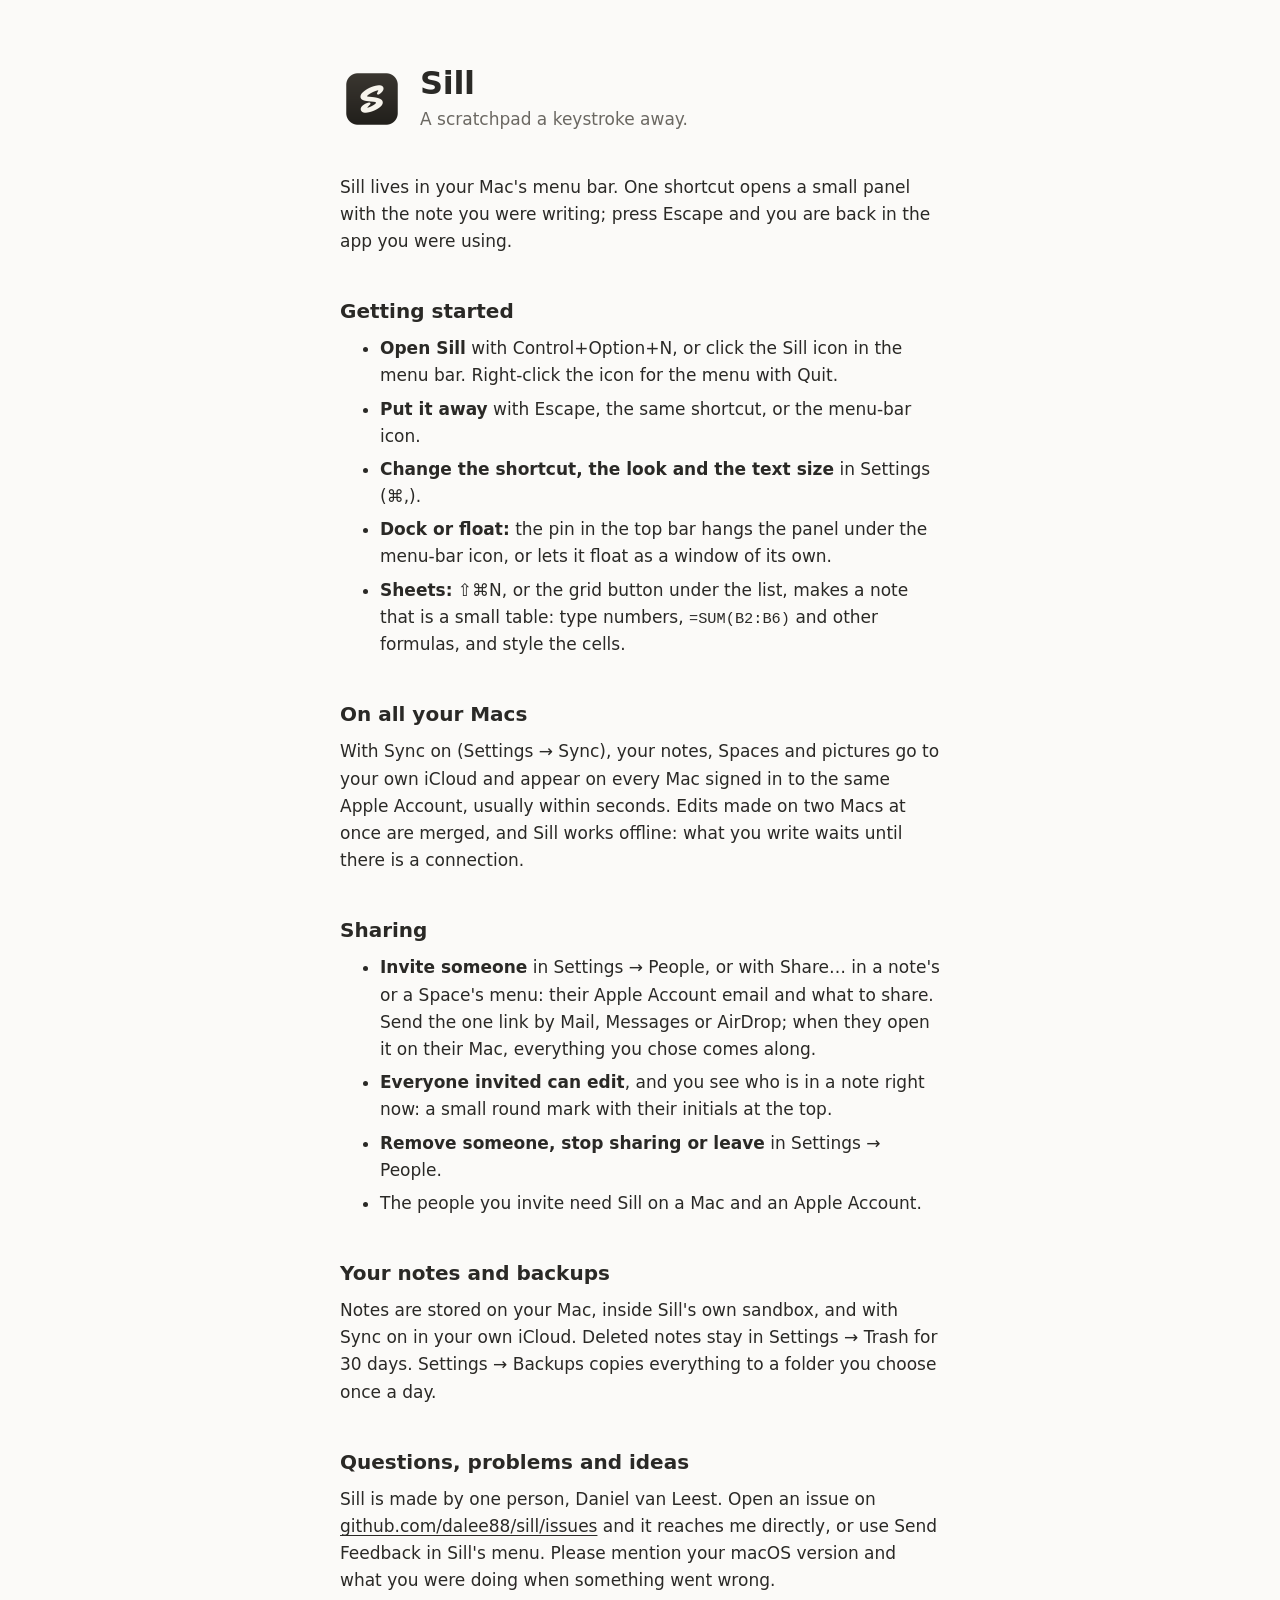
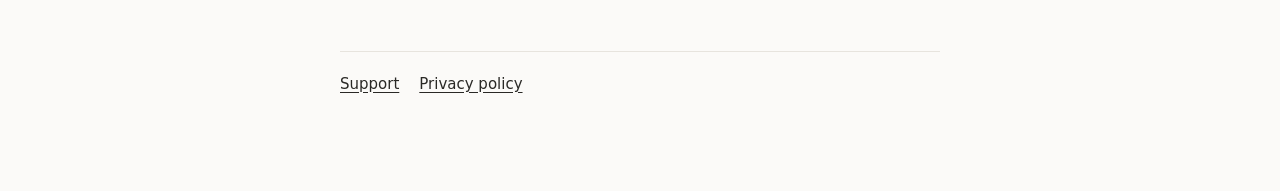
<file: index.html>
<!doctype html>
<html lang="en">
<head>
  <meta charset="utf-8">
  <meta name="viewport" content="width=device-width, initial-scale=1">
  <title>Sill — Support</title>
  <meta name="description" content="Sill is a scratchpad in your Mac's menu bar. Help, questions and contact.">
  <link rel="icon" href="icon.png">
  <link rel="stylesheet" href="style.css">
</head>
<body>
  <main>
    <header>
      <img src="icon.png" alt="">
      <div>
        <h1>Sill</h1>
        <p>A scratchpad a keystroke away.</p>
      </div>
    </header>

    <p>Sill lives in your Mac's menu bar. One shortcut opens a small panel with the note you were
      writing; press Escape and you are back in the app you were using.</p>

    <h2>Getting started</h2>
    <ul>
      <li><strong>Open Sill</strong> with Control+Option+N, or click the Sill icon in the menu bar.
        Right-click the icon for the menu with Quit.</li>
      <li><strong>Put it away</strong> with Escape, the same shortcut, or the menu-bar icon.</li>
      <li><strong>Change the shortcut, the look and the text size</strong> in Settings (⌘,).</li>
      <li><strong>Dock or float:</strong> the pin in the top bar hangs the panel under the menu-bar
        icon, or lets it float as a window of its own.</li>
      <li><strong>Sheets:</strong> ⇧⌘N, or the grid button under the list, makes a note that is a small
        table: type numbers, <code>=SUM(B2:B6)</code> and other formulas, and style the cells.</li>
    </ul>

    <h2>On all your Macs</h2>
    <p>With Sync on (Settings → Sync), your notes, Spaces and pictures go to your own iCloud and appear
      on every Mac signed in to the same Apple Account, usually within seconds. Edits made on two Macs
      at once are merged, and Sill works offline: what you write waits until there is a connection.</p>

    <h2>Sharing</h2>
    <ul>
      <li><strong>Invite someone</strong> in Settings → People, or with Share… in a note's or a Space's
        menu: their Apple Account email and what to share. Send the one link by Mail, Messages or
        AirDrop; when they open it on their Mac, everything you chose comes along.</li>
      <li><strong>Everyone invited can edit</strong>, and you see who is in a note right now: a small
        round mark with their initials at the top.</li>
      <li><strong>Remove someone, stop sharing or leave</strong> in Settings → People.</li>
      <li>The people you invite need Sill on a Mac and an Apple Account.</li>
    </ul>

    <h2>Your notes and backups</h2>
    <p>Notes are stored on your Mac, inside Sill's own sandbox, and with Sync on in your own iCloud.
      Deleted notes stay in Settings → Trash for 30 days. Settings → Backups copies everything to a
      folder you choose once a day.</p>

    <h2>Questions, problems and ideas</h2>
    <p>Sill is made by one person, Daniel van Leest. Open an issue on
      <a href="https://github.com/dalee88/sill/issues">github.com/dalee88/sill/issues</a> and it
      reaches me directly, or use Send Feedback in Sill's menu. Please mention your macOS version and
      what you were doing when something went wrong.</p>

    <nav>
      <a href="./">Support</a>
      <a href="privacy.html">Privacy policy</a>
    </nav>
  </main>
</body>
</html>
</file>
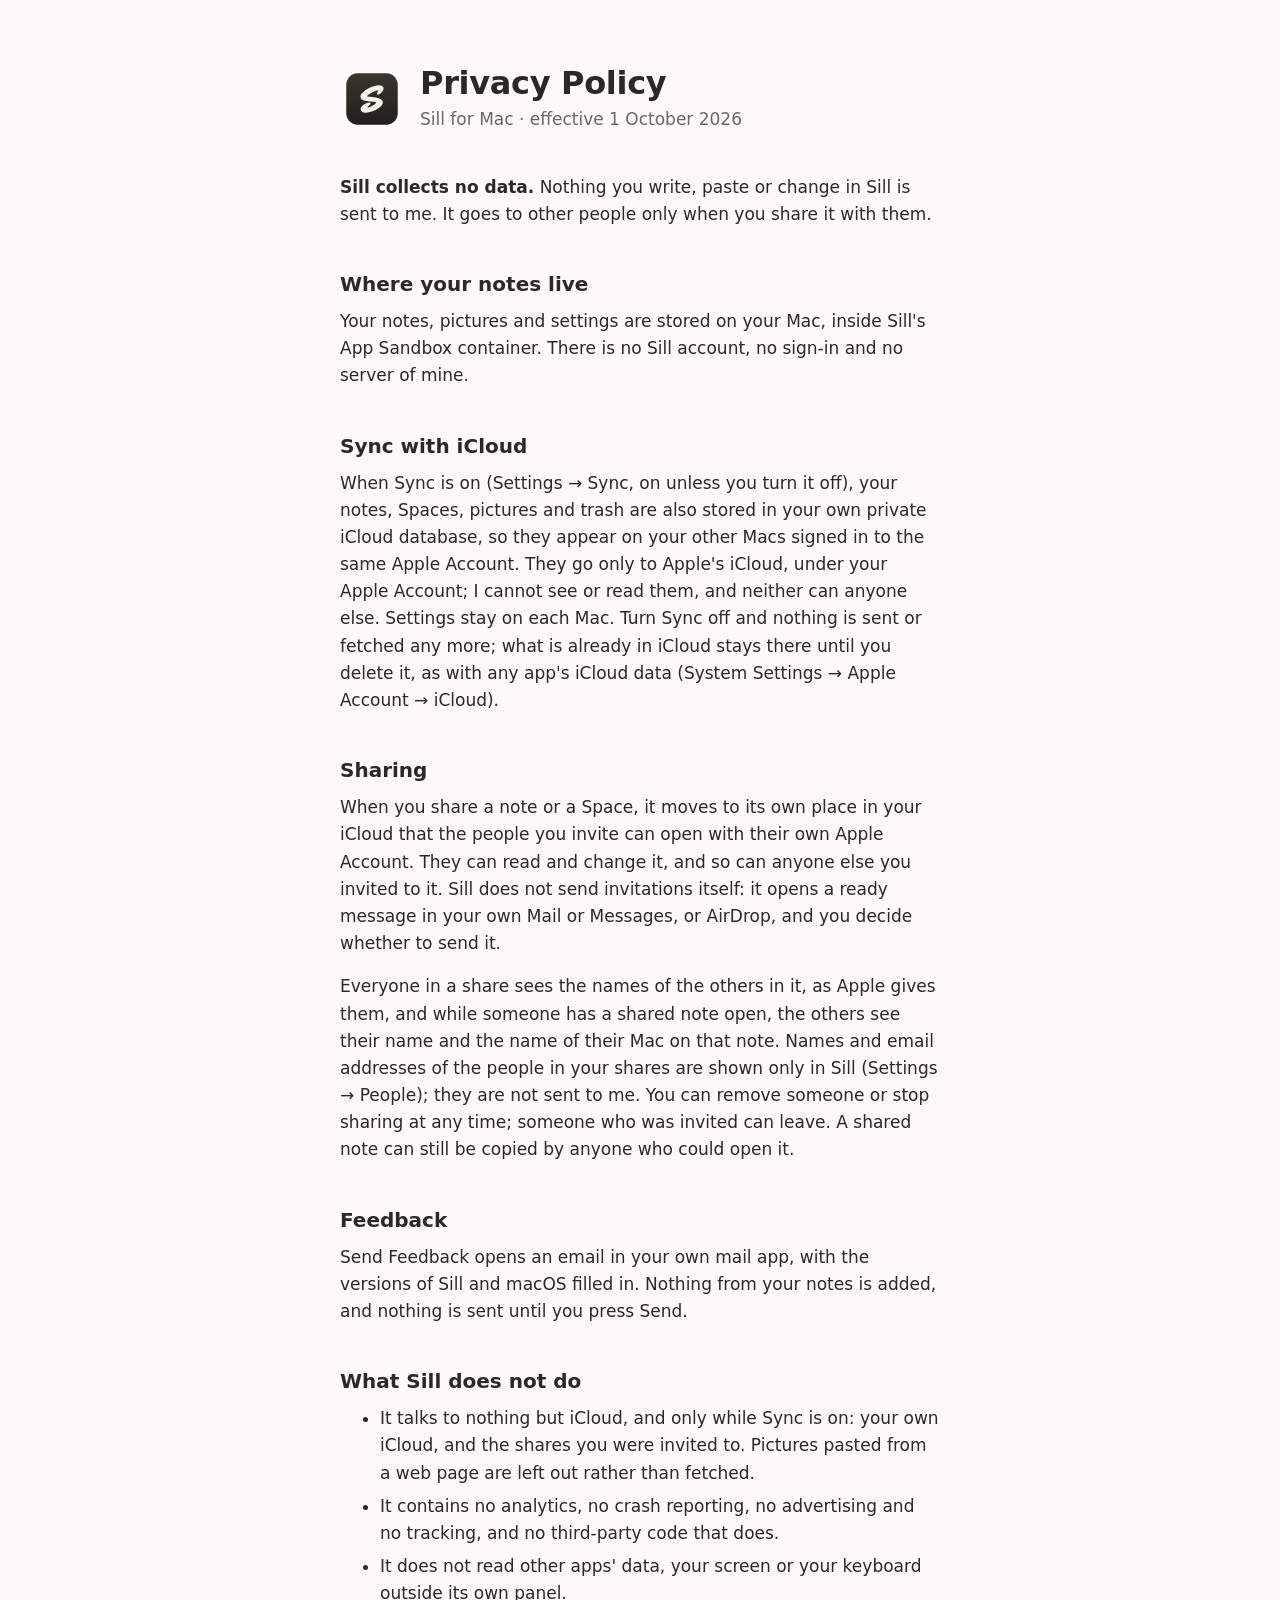
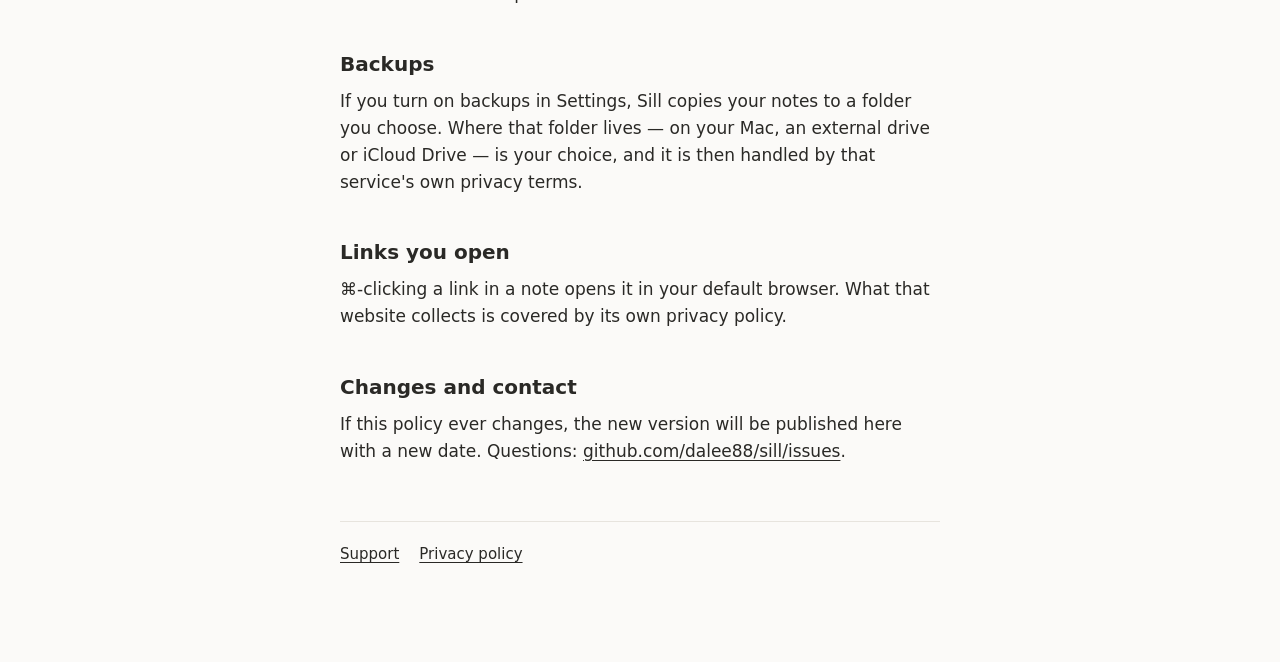
<file: privacy.html>
<!doctype html>
<html lang="en">
<head>
  <meta charset="utf-8">
  <meta name="viewport" content="width=device-width, initial-scale=1">
  <title>Sill — Privacy Policy</title>
  <meta name="description" content="Sill collects no data. Your notes stay on your Mac and in your own iCloud.">
  <link rel="icon" href="icon.png">
  <link rel="stylesheet" href="style.css">
</head>
<body>
  <main>
    <header>
      <img src="icon.png" alt="">
      <div>
        <h1>Privacy Policy</h1>
        <p>Sill for Mac · effective 1 October 2026</p>
      </div>
    </header>

    <p><strong>Sill collects no data.</strong> Nothing you write, paste or change in Sill is sent to
      me. It goes to other people only when you share it with them.</p>

    <h2>Where your notes live</h2>
    <p>Your notes, pictures and settings are stored on your Mac, inside Sill's App Sandbox
      container. There is no Sill account, no sign-in and no server of mine.</p>

    <h2>Sync with iCloud</h2>
    <p>When Sync is on (Settings → Sync, on unless you turn it off), your notes, Spaces, pictures and
      trash are also stored in your own private iCloud database, so they appear on your other Macs
      signed in to the same Apple Account. They go only to Apple's iCloud, under your Apple Account;
      I cannot see or read them, and neither can anyone else. Settings stay on each Mac. Turn Sync off
      and nothing is sent or fetched any more; what is already in iCloud stays there until you
      delete it, as with any app's iCloud data (System Settings → Apple Account → iCloud).</p>

    <h2>Sharing</h2>
    <p>When you share a note or a Space, it moves to its own place in your iCloud that the people you
      invite can open with their own Apple Account. They can read and change it, and so can anyone
      else you invited to it. Sill does not send invitations itself: it opens a ready message in your
      own Mail or Messages, or AirDrop, and you decide whether to send it.</p>
    <p>Everyone in a share sees the names of the others in it, as Apple gives them, and while someone
      has a shared note open, the others see their name and the name of their Mac on that note. Names
      and email addresses of the people in your shares are shown only in Sill (Settings → People);
      they are not sent to me. You can remove someone or stop sharing at any time; someone who was
      invited can leave. A shared note can still be copied by anyone who could open it.</p>

    <h2>Feedback</h2>
    <p>Send Feedback opens an email in your own mail app, with the versions of Sill and macOS filled
      in. Nothing from your notes is added, and nothing is sent until you press Send.</p>

    <h2>What Sill does not do</h2>
    <ul>
      <li>It talks to nothing but iCloud, and only while Sync is on: your own iCloud, and the
        shares you were invited to. Pictures pasted from a web page are left out rather than
        fetched.</li>
      <li>It contains no analytics, no crash reporting, no advertising and no tracking, and no
        third-party code that does.</li>
      <li>It does not read other apps' data, your screen or your keyboard outside its own panel.</li>
    </ul>

    <h2>Backups</h2>
    <p>If you turn on backups in Settings, Sill copies your notes to a folder you choose. Where that
      folder lives — on your Mac, an external drive or iCloud Drive — is your choice, and it is then
      handled by that service's own privacy terms.</p>

    <h2>Links you open</h2>
    <p>⌘-clicking a link in a note opens it in your default browser. What that website collects is
      covered by its own privacy policy.</p>

    <h2>Changes and contact</h2>
    <p>If this policy ever changes, the new version will be published here with a new date. Questions:
      <a href="https://github.com/dalee88/sill/issues">github.com/dalee88/sill/issues</a>.</p>

    <nav>
      <a href="./">Support</a>
      <a href="privacy.html">Privacy policy</a>
    </nav>
  </main>
</body>
</html>
</file>
<file: style.css>
/* Sill's public pages: support and privacy. The same calm neutrals as the app (src/styles/tokens.css). */
:root {
  --bg: #fbfaf8;
  --text: #2a2926;
  --muted: #6b6862;
  --rule: #e7e4de;
  --link: #2a2926;
  color-scheme: light;
}

@media (prefers-color-scheme: dark) {
  :root {
    --bg: #1f1f1d;
    --text: #eceae5;
    --muted: #a19e97;
    --rule: #3a3936;
    --link: #eceae5;
    color-scheme: dark;
  }
}

* {
  box-sizing: border-box;
}

body {
  margin: 0;
  background: var(--bg);
  color: var(--text);
  font: 17px/1.6 -apple-system, BlinkMacSystemFont, "SF Pro Text", system-ui, sans-serif;
}

main {
  max-width: 640px;
  margin: 0 auto;
  padding: 64px 20px 96px;
}

header {
  display: flex;
  align-items: center;
  gap: 16px;
  margin-bottom: 40px;
}

header img {
  width: 64px;
  height: 64px;
  border-radius: 14px;
}

h1 {
  margin: 0;
  font-size: 32px;
  line-height: 1.2;
  letter-spacing: -0.01em;
}

header p {
  margin: 4px 0 0;
  color: var(--muted);
}

h2 {
  margin: 40px 0 8px;
  font-size: 20px;
}

p,
ul {
  margin: 0 0 16px;
}

li + li {
  margin-top: 6px;
}

a {
  color: var(--link);
  text-underline-offset: 3px;
}

nav {
  display: flex;
  gap: 20px;
  margin-top: 56px;
  padding-top: 20px;
  border-top: 1px solid var(--rule);
  color: var(--muted);
  font-size: 15px;
}

.note {
  color: var(--muted);
  font-size: 15px;
}

code {
  font-family: ui-monospace, "SF Mono", Menlo, monospace;
  font-size: 0.9em;
}
</file>
